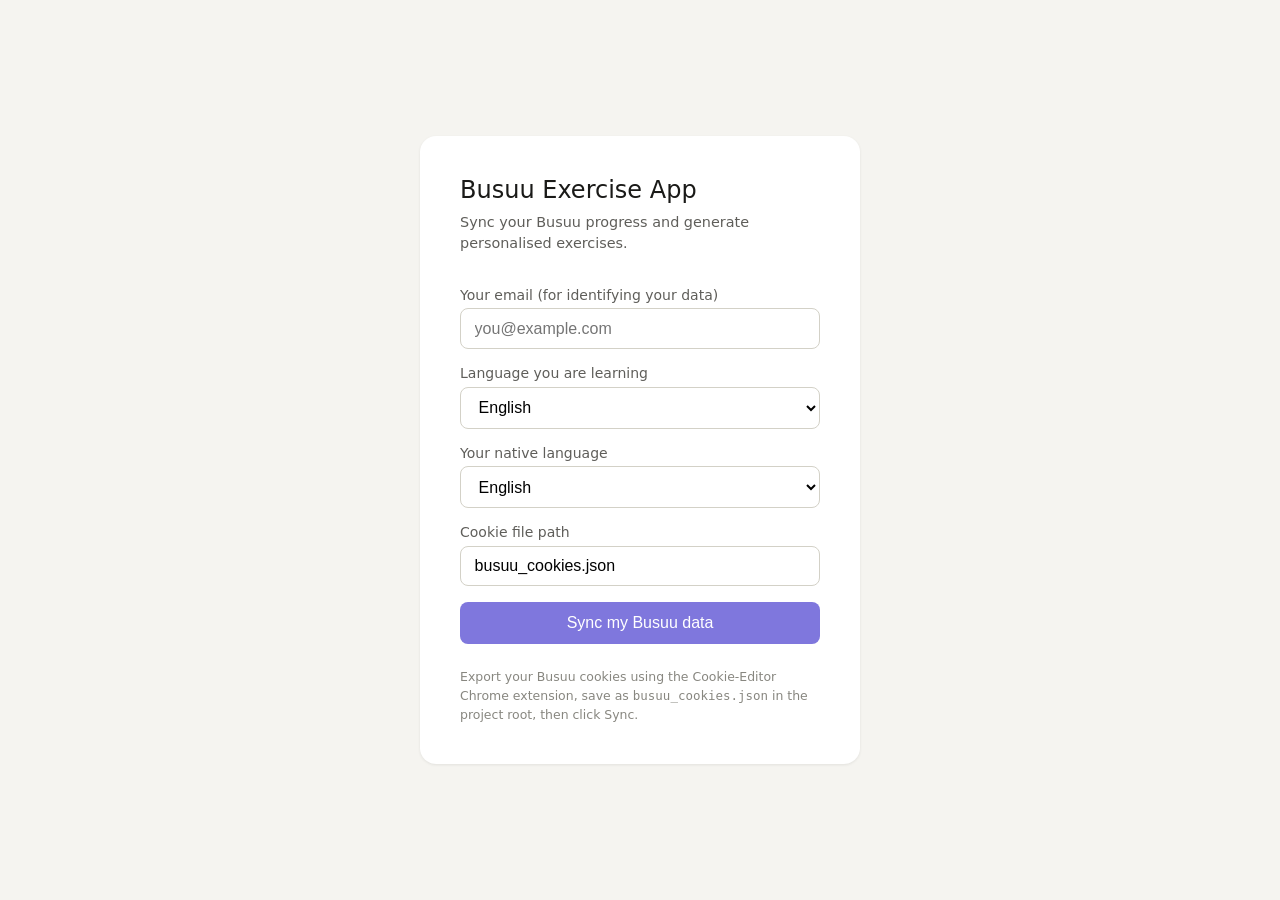
<file: frontend/templates/index.html>
<!DOCTYPE html>
<html lang="en">
<head>
  <meta charset="UTF-8">
  <meta name="viewport" content="width=device-width, initial-scale=1.0">
  <title>Busuu Exercise App</title>
  <style>
    *, *::before, *::after { box-sizing: border-box; margin: 0; padding: 0; }
    body {
      font-family: system-ui, -apple-system, sans-serif;
      background: #f5f4f0; color: #1a1a18;
      min-height: 100vh; display: flex;
      align-items: center; justify-content: center; padding: 2rem;
    }
    .card { background: #fff; border-radius: 16px; padding: 2.5rem; max-width: 440px; width: 100%; box-shadow: 0 1px 3px rgba(0,0,0,.08); }
    h1 { font-size: 1.5rem; font-weight: 500; margin-bottom: .5rem; }
    p.sub { color: #5f5e5a; font-size: .9rem; margin-bottom: 2rem; line-height: 1.5; }
    label { display: block; font-size: .875rem; color: #5f5e5a; margin-bottom: .35rem; }
    input, select {
      display: block; width: 100%;
      padding: .65rem .85rem;
      border: 1px solid #d3d1c7;
      border-radius: 8px;
      font-size: 1rem;
      margin-bottom: 1rem;
      outline: none;
      background: #fff;
      transition: border-color .15s;
    }
    input:focus, select:focus { border-color: #7f77dd; }
    button { width: 100%; padding: .75rem; background: #7f77dd; color: #fff; border: none; border-radius: 8px; font-size: 1rem; font-weight: 500; cursor: pointer; transition: background .15s; }
    button:hover { background: #534ab7; }
    button:disabled { background: #b4b2a9; cursor: not-allowed; }
    .status { margin-top: 1.25rem; padding: .75rem 1rem; border-radius: 8px; font-size: .875rem; display: none; }
    .status.info    { background: #e6f1fb; color: #0c447c; display: block; }
    .status.success { background: #eaf3de; color: #27500a; display: block; }
    .status.error   { background: #fcebeb; color: #791f1f; display: block; }
    .note { font-size: .78rem; color: #888780; margin-top: 1.5rem; line-height: 1.5; }
  </style>
</head>
<body>
  <div class="card">
    <h1>Busuu Exercise App</h1>
    <p class="sub">Sync your Busuu progress and generate personalised exercises.</p>

    <label for="email">Your email (for identifying your data)</label>
    <input type="email" id="email" placeholder="you@example.com">

    <label for="language">Language you are learning</label>
    <select id="language">
      <option value="en">English</option>
      <option value="es">Spanish</option>
      <option value="fr">French</option>
      <option value="de">German</option>
      <option value="ru">Russian</option>
      <option value="it">Italian</option>
      <option value="pt">Portuguese</option>
      <option value="zh">Chinese</option>
      <option value="ja">Japanese</option>
      <option value="ar">Arabic</option>
      <option value="tr">Turkish</option>
      <option value="pl">Polish</option>
    </select>

    <label for="native_language">Your native language</label>
    <select id="native_language">
      <option value="en">English</option>
      <option value="ru">Russian</option>
      <option value="de">German</option>
      <option value="fr">French</option>
      <option value="it">Italian</option>
      <option value="pt">Portuguese</option>
      <option value="zh">Chinese</option>
      <option value="ja">Japanese</option>
      <option value="ar">Arabic</option>
      <option value="tr">Turkish</option>
      <option value="pl">Polish</option>
    </select>

    <label for="cookie_file">Cookie file path</label>
    <input type="text" id="cookie_file" value="busuu_cookies.json">

    <button id="sync-btn" onclick="startSync()">Sync my Busuu data</button>
    <div class="status" id="status-box"></div>

    <p class="note">Export your Busuu cookies using the Cookie-Editor Chrome extension, save as <code>busuu_cookies.json</code> in the project root, then click Sync.</p>
  </div>

  <script>
    async function startSync() {
      const email       = document.getElementById('email').value.trim();
      const language    = document.getElementById('language').value;
      const cookie_file = document.getElementById('cookie_file').value.trim();
      const btn         = document.getElementById('sync-btn');
      const native_language = document.getElementById('native_language').value;

      if (!email) { showStatus('Please enter your email.', 'error'); return; }

      btn.disabled = true;
      btn.textContent = 'Syncing…';
      showStatus('Fetching your Busuu data…', 'info');

      try {
        const res = await fetch('/api/sync', {
          method: 'POST',
          headers: { 'Content-Type': 'application/json' },
          body: JSON.stringify({ email, cookie_file, language, native_language}),
        });
        const data = await res.json();
        if (!res.ok) {
        var msg = data.detail || 'Sync failed';
        if (res.status === 401) {
          msg = 'Session expired — please log into busuu.com, re-export cookies with Cookie-Editor, run <code>pbpaste > busuu_cookies.json</code> and try again.';
        }
        showStatus(msg, 'error'); 
             } else {
          showStatus(`Synced! ${data.vocab_synced} vocab items · ${data.grammar_synced} grammar topics.`, 'success');
          setTimeout(() => window.location.href = `/dashboard?email=${encodeURIComponent(email)}`, 1500);
        }
      } catch (err) {
        showStatus('Network error — is the server running?', 'error');
      } finally {
        btn.disabled = false;
        btn.textContent = 'Sync my Busuu data';
      }
    }

    function showStatus(msg, type) {
      const el = document.getElementById('status-box');
      el.innerHTML = msg;
      el.className = `status ${type}`;
    }
  </script>
</body>
</html>
</file>
